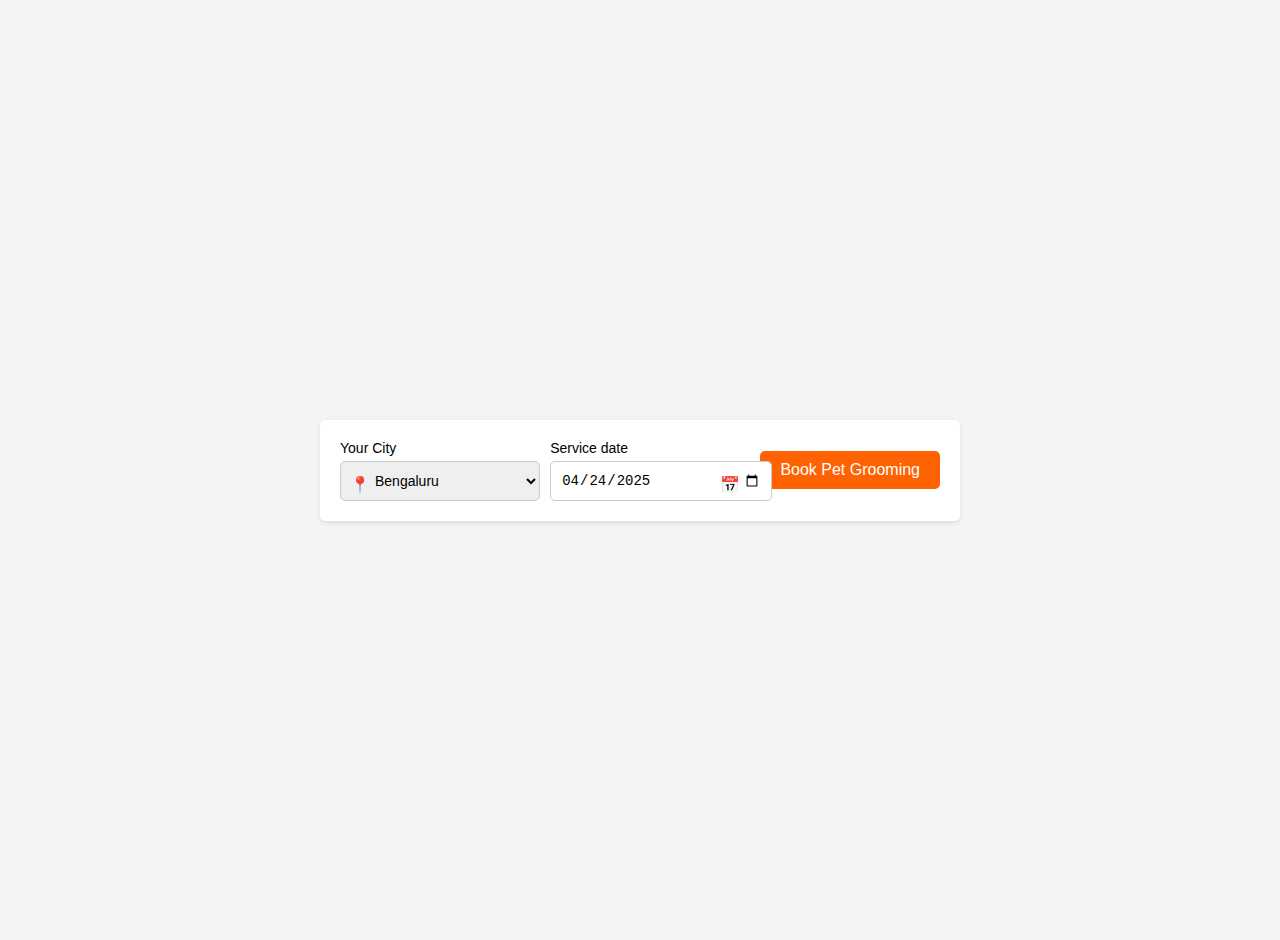
<file: src/index.html>
<!DOCTYPE html>
<html lang="en">
<head>
    <meta charset="UTF-8">
    <meta name="viewport" content="width=device-width, initial-scale=1.0">
    <title>Pet Grooming Service - ThePetNest</title>
    <style>
        body {
            font-family: Arial, sans-serif;
            margin: 0;
            padding: 20px;
            background-color: #f4f4f4;
            display: flex;
            justify-content: center;
            align-items: center;
            height: 100vh;
        }
        .form-container {
            background-color: white;
            padding: 20px;
            border-radius: 5px;
            box-shadow: 0 2px 5px rgba(0, 0, 0, 0.1);
            width: 100%;
            max-width: 600px;
            display: flex;
            align-items: center;
            gap: 10px;
        }
        .form-group {
            flex: 1;
        }
        .form-group label {
            display: block;
            font-size: 14px;
            margin-bottom: 5px;
        }
        .form-group select,
        .form-group input {
            width: 100%;
            padding: 10px;
            border: 1px solid #ccc;
            border-radius: 5px;
            font-size: 14px;
        }
        .form-group.location {
            position: relative;
        }
        .form-group.location::before {
            content: "📍";
            position: absolute;
            left: 10px;
            top: 35px;
            font-size: 16px;
        }
        .form-group.location select {
            padding-left: 30px;
        }
        .form-group.date {
            position: relative;
        }
        .form-group.date::after {
            content: "📅";
            position: absolute;
            right: 10px;
            top: 35px;
            font-size: 16px;
            pointer-events: none;
        }
        .btn {
            background-color: #ff6200;
            color: white;
            padding: 10px 20px;
            border: none;
            border-radius: 5px;
            font-size: 16px;
            cursor: pointer;
            text-decoration: none;
        }
        .btn:hover {
            background-color: #e55a00;
        }
    </style>
</head>
<body>
    <div class="form-container">
        <div class="form-group location">
            <label>Your City</label>
            <select id="city" name="city">
                <option value="Bengaluru">Bengaluru</option>
                <option value="Mumbai">Mumbai</option>
                <option value="Delhi">Delhi</option>
                <option value="Chennai">Chennai</option>
            </select>
        </div>
        <div class="form-group date">
            <label>Service date</label>
            <input type="date" id="service-date" name="service-date" value="2025-04-24">
        </div>
        <button class="btn" onclick="goToNextPage()">Book Pet Grooming</button>
    </div>

    <script>
        function goToNextPage() {
            const city = document.getElementById('city').value;
            window.location.href = `book-a-professional-groomer.html?city=${encodeURIComponent(city)}`;
        }
    </script>
</body>
</html>
</file>
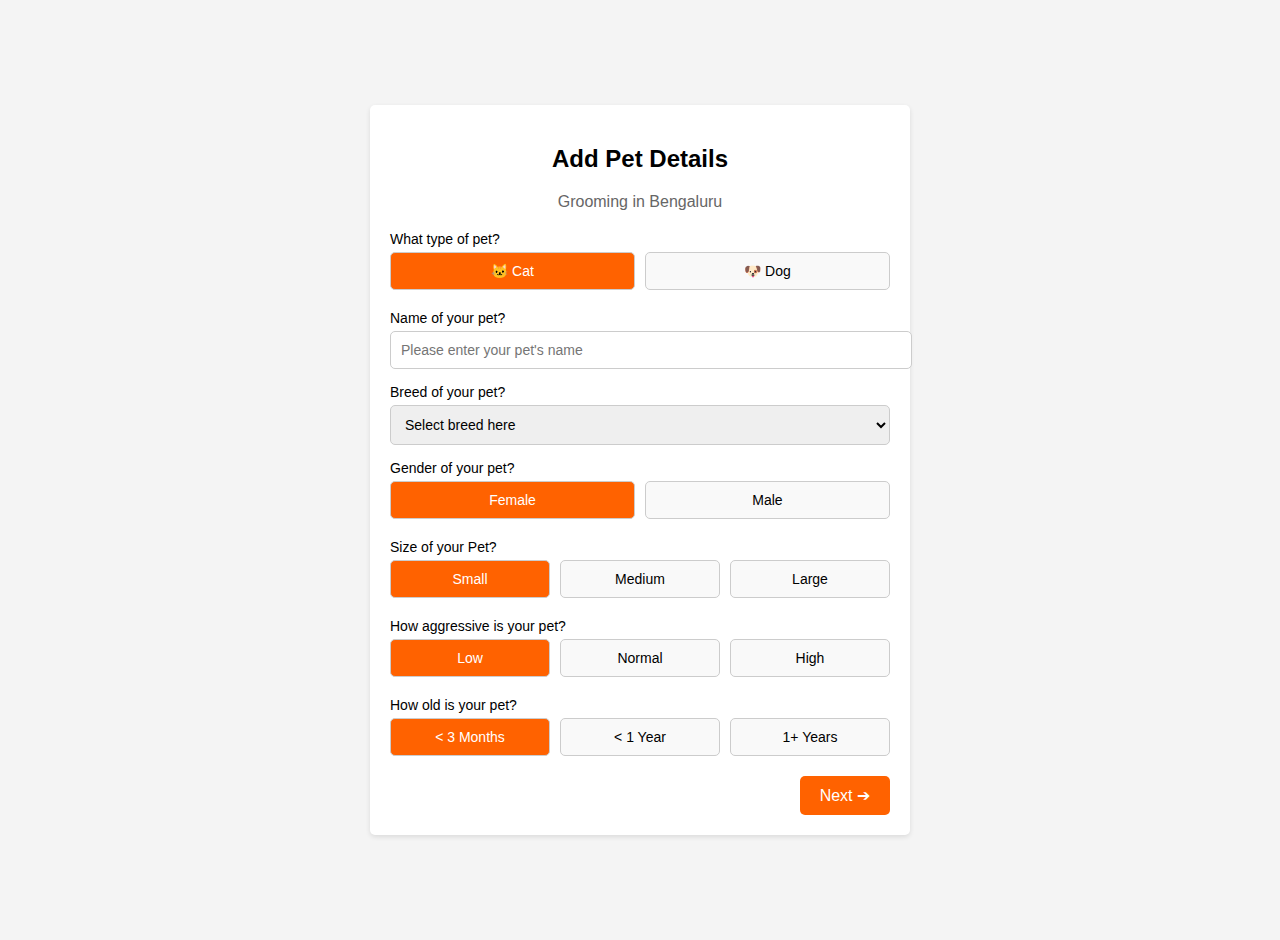
<file: src/add-pet-details.html>
<!DOCTYPE html>
<html lang="en">
<head>
    <meta charset="UTF-8">
    <meta name="viewport" content="width=device-width, initial-scale=1.0">
    <title>Add Pet Details - ThePetNest</title>
    <style>
        body {
            font-family: Arial, sans-serif;
            margin: 0;
            padding: 20px;
            background-color: #f4f4f4;
            display: flex;
            justify-content: center;
            align-items: center;
            min-height: 100vh;
        }
        .form-container {
            background-color: white;
            padding: 20px;
            border-radius: 5px;
            box-shadow: 0 2px 5px rgba(0, 0, 0, 0.1);
            width: 100%;
            max-width: 500px;
        }
        .form-container h2 {
            text-align: center;
            font-size: 24px;
            margin-bottom: 20px;
        }
        .city-display {
            text-align: center;
            font-size: 16px;
            color: #666;
            margin-bottom: 20px;
        }
        .form-group {
            margin-bottom: 15px;
        }
        .form-group label {
            display: block;
            font-size: 14px;
            margin-bottom: 5px;
        }
        .form-group input,
        .form-group select {
            width: 100%;
            padding: 10px;
            border: 1px solid #ccc;
            border-radius: 5px;
            font-size: 14px;
        }
        .form-group .options {
            display: flex;
            gap: 10px;
            flex-wrap: wrap;
        }
        .form-group .options label {
            flex: 1;
            padding: 10px;
            border: 1px solid #ccc;
            border-radius: 5px;
            background-color: #f9f9f9;
            cursor: pointer;
            font-size: 14px;
            text-align: center;
        }
        .form-group .options input[type="radio"] {
            display: none;
        }
        .form-group .options input[type="radio"]:checked + label {
            background-color: #ff6200;
            color: white;
        }
        .next-btn {
            background-color: #ff6200;
            color: white;
            padding: 10px 20px;
            border: none;
            border-radius: 5px;
            cursor: pointer;
            font-size: 16px;
            float: right;
        }
        .next-btn:hover {
            background-color: #e55a00;
        }
    </style>
</head>
<body>
    <div class="form-container">
        <h2>Add Pet Details</h2>
        <div class="city-display" id="city-display">Grooming in Bengaluru</div>
        <form id="pet-form">
            <div class="form-group">
                <label>What type of pet?</label>
                <div class="options">
                    <input type="radio" id="cat" name="pet-type" value="cat" checked>
                    <label for="cat">🐱 Cat</label>
                    <input type="radio" id="dog" name="pet-type" value="dog">
                    <label for="dog">🐶 Dog</label>
                </div>
            </div>
            <div class="form-group">
                <label>Name of your pet?</label>
                <input type="text" id="pet-name" name="pet-name" placeholder="Please enter your pet's name" required>
            </div>
            <div class="form-group">
                <label>Breed of your pet?</label>
                <select id="pet-breed" name="pet-breed" required>
                    <option value="">Select breed here</option>
                </select>
            </div>
            <div class="form-group">
                <label>Gender of your pet?</label>
                <div class="options">
                    <input type="radio" id="female" name="pet-gender" value="female" checked>
                    <label for="female">Female</label>
                    <input type="radio" id="male" name="pet-gender" value="male">
                    <label for="male">Male</label>
                </div>
            </div>
            <div class="form-group">
                <label>Size of your Pet?</label>
                <div class="options">
                    <input type="radio" id="small" name="pet-size" value="small" checked>
                    <label for="small">Small</label>
                    <input type="radio" id="medium" name="pet-size" value="medium">
                    <label for="medium">Medium</label>
                    <input type="radio" id="large" name="pet-size" value="large">
                    <label for="large">Large</label>
                </div>
            </div>
            <div class="form-group">
                <label>How aggressive is your pet?</label>
                <div class="options">
                    <input type="radio" id="low" name="pet-aggression" value="low" checked>
                    <label for="low">Low</label>
                    <input type="radio" id="normal" name="pet-aggression" value="normal">
                    <label for="normal">Normal</label>
                    <input type="radio" id="high" name="pet-aggression" value="high">
                    <label for="high">High</label>
                </div>
            </div>
            <div class="form-group">
                <label>How old is your pet?</label>
                <div class="options">
                    <input type="radio" id="less-than-3-months" name="pet-age" value="< 3 Months" checked>
                    <label for="less-than-3-months">< 3 Months</label>
                    <input type="radio" id="less-than-1-year" name="pet-age" value="< 1 Year">
                    <label for="less-than-1-year">< 1 Year</label>
                    <input type="radio" id="1-plus-years" name="pet-age" value="1+ Years">
                    <label for="1-plus-years">1+ Years</label>
                </div>
            </div>
            <button type="submit" class="next-btn">Next ➔</button>
        </form>
    </div>

    <script>
        // Breed options for cats and dogs
        const catBreeds = [
            "Abyssinian", "Aegean", "American Curl", "American Bobtail",
            "American Shorthair", "American Wirehair", "Persian"
        ];
        const dogBreeds = [
            "Affenpinscher", "Afghan Hound", "Aidi", "Airedale Terrier",
            "Akbash", "Akita", "American Bulldog"
        ];

        // Function to update breed options based on selected pet type
        function updateBreedOptions() {
            const petType = document.querySelector('input[name="pet-type"]:checked').value;
            const breedSelect = document.getElementById('pet-breed');
            breedSelect.innerHTML = '<option value="">Select breed here</option>';

            const breeds = petType === 'cat' ? catBreeds : dogBreeds;
            breeds.forEach(breed => {
                const option = document.createElement('option');
                option.value = breed;
                option.textContent = breed;
                breedSelect.appendChild(option);
            });
        }

        // Update breed options when pet type changes
        document.querySelectorAll('input[name="pet-type"]').forEach(radio => {
            radio.addEventListener('change', updateBreedOptions);
        });

        // Initial update of breed options
        updateBreedOptions();

        // Extract the city from the URL parameters
        const urlParams = new URLSearchParams(window.location.search);
        const city = urlParams.get('city') || 'Bengaluru'; // Default to Bengaluru if no city is provided
        document.getElementById('city-display').textContent = `Grooming in ${city}`;

        // Handle form submission
        document.getElementById('pet-form').addEventListener('submit', function(event) {
            event.preventDefault();

            // Get form data
            const petType = document.querySelector('input[name="pet-type"]:checked').value;
            const petName = document.getElementById('pet-name').value;
            const petBreed = document.getElementById('pet-breed').value;
            const petGender = document.querySelector('input[name="pet-gender"]:checked').value;
            const petSize = document.querySelector('input[name="pet-size"]:checked').value;
            const petAggression = document.querySelector('input[name="pet-aggression"]:checked').value;
            const petAge = document.querySelector('input[name="pet-age"]:checked').value;

            // Validate form data (basic validation)
            if (!petName || !petBreed) {
                alert('Please fill in all required fields.');
                return;
            }

            // Redirect to the personal details page with form data
            const params = new URLSearchParams({
                city: city,
                petType: petType,
                petName: petName,
                petBreed: petBreed,
                petGender: petGender,
                petSize: petSize,
                petAggression: petAggression,
                petAge: petAge
            }).toString();
            window.location.href = `personal-details.html?${params}`;
        });
    </script>
</body>
</html>
</file>
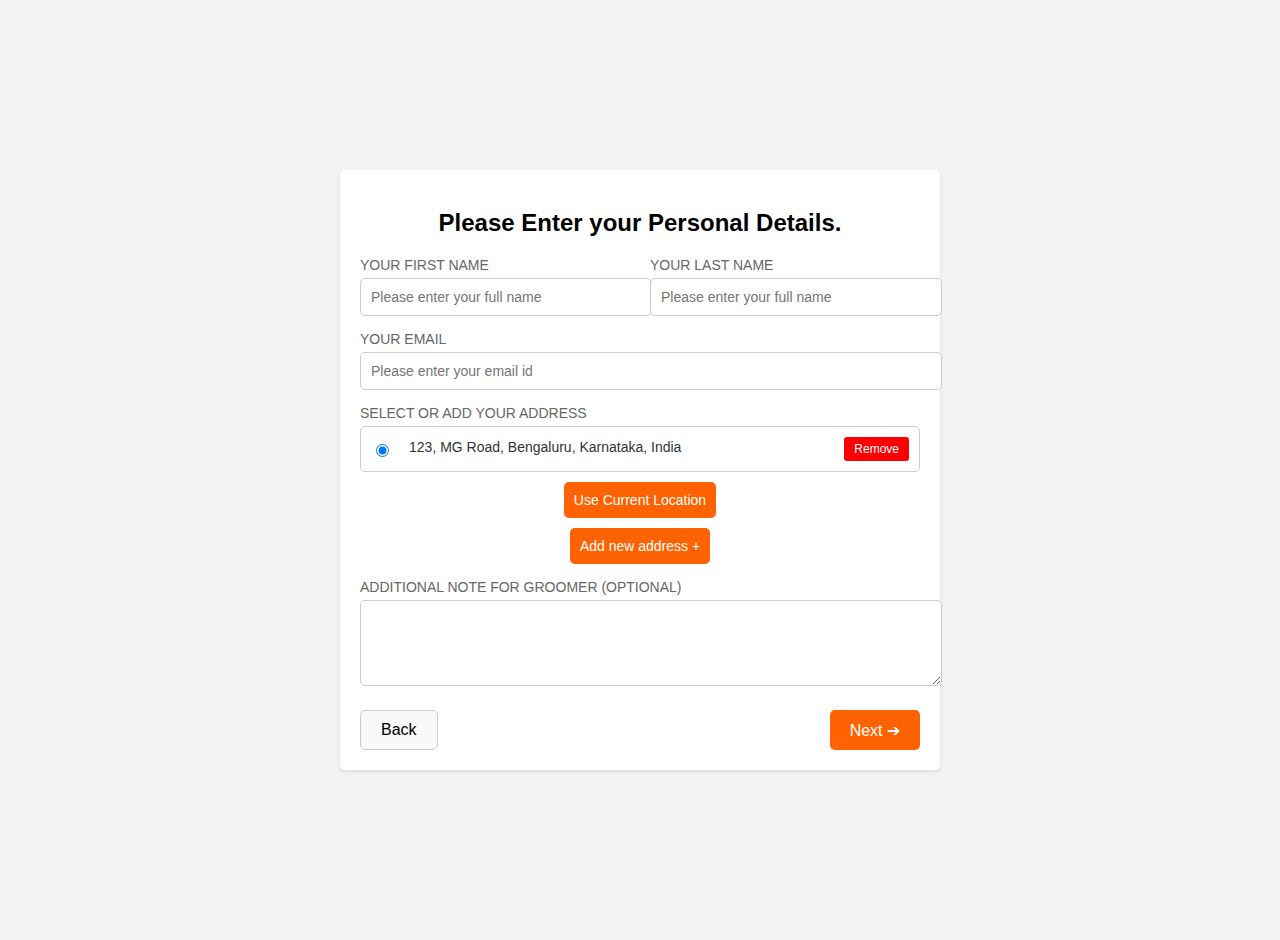
<file: src/personal-details.html>
<!DOCTYPE html>
<html lang="en">
<head>
    <meta charset="UTF-8">
    <meta name="viewport" content="width=device-width, initial-scale=1.0">
    <title>Personal Details - ThePetNest</title>
    <style>
        body {
            font-family: Arial, sans-serif;
            margin: 0;
            padding: 20px;
            background-color: #f4f4f4;
            display: flex;
            justify-content: center;
            align-items: center;
            min-height: 100vh;
        }
        .container {
            width: 100%;
            max-width: 600px;
        }
        .form-container {
            background-color: white;
            padding: 20px;
            border-radius: 5px;
            box-shadow: 0 2px 5px rgba(0, 0, 0, 0.1);
        }
        .form-container h2 {
            text-align: center;
            font-size: 24px;
            margin-bottom: 20px;
        }
        .form-group {
            margin-bottom: 15px;
        }
        .form-group label {
            display: block;
            font-size: 14px;
            margin-bottom: 5px;
            text-transform: uppercase;
            color: #666;
        }
        .form-group input,
        .form-group textarea,
        .form-group select {
            width: 100%;
            padding: 10px;
            border: 1px solid #ccc;
            border-radius: 5px;
            font-size: 14px;
        }
        .form-row {
            display: flex;
            gap: 20px;
        }
        .form-row .form-group {
            flex: 1;
        }
        .address-section {
            margin-bottom: 15px;
        }
        .address-section label {
            display: block;
            font-size: 14px;
            margin-bottom: 5px;
            text-transform: uppercase;
            color: #666;
        }
        .address-options {
            margin-bottom: 10px;
        }
        .address-option {
            display: flex;
            align-items: center;
            justify-content: space-between;
            gap: 10px;
            padding: 10px;
            border: 1px solid #ccc;
            border-radius: 5px;
            margin-bottom: 10px;
        }
        .address-option input[type="radio"] {
            margin-right: 10px;
        }
        .address-option label {
            font-size: 14px;
            color: #333;
            text-transform: none;
            flex: 1;
            white-space: nowrap;
            overflow: hidden;
            text-overflow: ellipsis;
        }
        .remove-address-btn {
            background-color: #ff0000;
            color: white;
            border: none;
            border-radius: 3px;
            padding: 5px 10px;
            cursor: pointer;
            font-size: 12px;
        }
        .remove-address-btn:hover {
            background-color: #cc0000;
        }
        .current-location-btn,
        .add-address-btn {
            background-color: #ff6200;
            color: white;
            padding: 10px;
            border: none;
            border-radius: 5px;
            cursor: pointer;
            font-size: 14px;
            display: block;
            margin: 0 auto 10px;
        }
        .current-location-btn:hover,
        .add-address-btn:hover {
            background-color: #e55a00;
        }
        .address-form {
            display: none;
            margin-top: 10px;
            padding: 10px;
            border: 1px solid #ccc;
            border-radius: 5px;
            background-color: #f9f9f9;
        }
        .address-form input {
            margin-bottom: 10px;
        }
        .address-form button {
            background-color: #ff6200;
            color: white;
            padding: 5px 10px;
            border: none;
            border-radius: 5px;
            cursor: pointer;
        }
        .address-form button:hover {
            background-color: #e55a00;
        }
        .buttons {
            display: flex;
            justify-content: space-between;
            margin-top: 20px;
        }
        .back-btn,
        .next-btn {
            padding: 10px 20px;
            border: none;
            border-radius: 5px;
            cursor: pointer;
            font-size: 16px;
        }
        .back-btn {
            background-color: #f9f9f9;
            border: 1px solid #ccc;
        }
        .back-btn:hover {
            background-color: #e0e0e0;
        }
        .next-btn {
            background-color: #ff6200;
            color: white;
        }
        .next-btn:hover {
            background-color: #e55a00;
        }
    </style>
</head>
<body>
    <div class="container">
        <div class="form-container">
            <h2>Please Enter your Personal Details.</h2>
            <form id="personal-form">
                <div class="form-row">
                    <div class="form-group">
                        <label>Your First Name</label>
                        <input type="text" id="first-name" name="first-name" placeholder="Please enter your full name" required>
                    </div>
                    <div class="form-group">
                        <label>Your Last Name</label>
                        <input type="text" id="last-name" name="last-name" placeholder="Please enter your full name" required>
                    </div>
                </div>
                <div class="form-group">
                    <label>Your Email</label>
                    <input type="email" id="email" name="email" placeholder="Please enter your email id" required>
                </div>
                <div class="address-section">
                    <label>Select or Add Your Address</label>
                    <div class="address-options" id="address-options">
                        <div class="address-option">
                            <input type="radio" id="address1" name="address" value="" checked>
                            <label for="address1" id="address-label">Loading address...</label>
                            <button type="button" class="remove-address-btn" onclick="removeAddress(this)">Remove</button>
                        </div>
                    </div>
                    <button type="button" class="current-location-btn" onclick="getCurrentLocation()">Use Current Location</button>
                    <button type="button" class="add-address-btn" onclick="toggleAddressForm()">Add new address +</button>
                    <div class="address-form" id="address-form">
                        <input type="text" id="new-address" placeholder="Enter your address (e.g., 123, Main St, City, State, Country)" required>
                        <button type="button" onclick="addNewAddress()">Save Address</button>
                    </div>
                </div>
                <div class="form-group">
                    <label>Additional Note for Groomer (optional)</label>
                    <textarea id="note" name="note" rows="4"></textarea>
                </div>
                <div class="buttons">
                    <button type="button" class="back-btn" onclick="goBack()">Back</button>
                    <button type="submit" class="next-btn">Next ➔</button>
                </div>
            </form>
        </div>
    </div>

    <script>
        // Extract data from URL parameters
        const urlParams = new URLSearchParams(window.location.search);
        const city = urlParams.get('city') || 'Bengaluru';
        const petType = urlParams.get('petType');
        const petName = urlParams.get('petName');
        const petBreed = urlParams.get('petBreed');
        const petGender = urlParams.get('petGender');
        const petSize = urlParams.get('petSize');
        const petAggression = urlParams.get('petAggression');
        const petAge = urlParams.get('petAge');

        // Address mapping based on city
        const addressMap = {
            'Bengaluru': '123, MG Road, Bengaluru, Karnataka, India',
            'Mumbai': '456, Marine Drive, Mumbai, Maharashtra, India',
            'Delhi': '789, Connaught Place, New Delhi, Delhi, India',
            'Chennai': '321, Anna Salai, Chennai, Tamil Nadu, India'
        };

        // Update default address based on city
        const addressLabel = document.getElementById('address-label');
        const addressInput = document.getElementById('address1');
        const selectedAddress = addressMap[city] || 'Address not available for this city';
        addressLabel.textContent = selectedAddress;
        addressInput.value = selectedAddress;

        // Counter for new address IDs
        let addressCounter = 1;

        // Function to get current location
        function getCurrentLocation() {
            if (navigator.geolocation) {
                navigator.geolocation.getCurrentPosition(
                    async (position) => {
                        const { latitude, longitude } = position.coords;
                        try {
                            // Use Nominatim API for reverse geocoding
                            const response = await fetch(`https://nominatim.openstreetmap.org/reverse?lat=${latitude}&lon=${longitude}&format=json`);
                            const data = await response.json();
                            const currentAddress = data.display_name || 'Unable to fetch address';
                            addAddressOption(currentAddress);
                        } catch (error) {
                            console.error('Error fetching address:', error);
                            alert('Unable to fetch address. Please try again or enter manually.');
                        }
                    },
                    (error) => {
                        console.error('Geolocation error:', error);
                        alert('Unable to access your location. Please allow location access or enter your address manually.');
                    }
                );
            } else {
                alert('Geolocation is not supported by your browser. Please enter your address manually.');
            }
        }

        // Function to toggle the manual address form
        function toggleAddressForm() {
            const addressForm = document.getElementById('address-form');
            addressForm.style.display = addressForm.style.display === 'block' ? 'none' : 'block';
        }

        // Function to add a new address option
        function addAddressOption(address) {
            addressCounter++;
            const addressOptions = document.getElementById('address-options');
            const newOption = document.createElement('div');
            newOption.className = 'address-option';
            newOption.innerHTML = `
                <input type="radio" id="address${addressCounter}" name="address" value="${address}">
                <label for="address${addressCounter}">${address}</label>
                <button type="button" class="remove-address-btn" onclick="removeAddress(this)">Remove</button>
            `;
            addressOptions.appendChild(newOption);
            // Select the new address
            document.getElementById(`address${addressCounter}`).checked = true;
        }

        // Function to add a manually entered address
        function addNewAddress() {
            const newAddressInput = document.getElementById('new-address');
            const newAddress = newAddressInput.value.trim();
            if (newAddress) {
                addAddressOption(newAddress);
                newAddressInput.value = ''; // Clear the input
                toggleAddressForm(); // Hide the form
            } else {
                alert('Please enter a valid address.');
            }
        }

        // Function to remove an address option
        function removeAddress(button) {
            const addressOption = button.parentElement;
            const addressOptions = document.getElementById('address-options');
            const remainingOptions = addressOptions.querySelectorAll('.address-option').length;
            
            // Remove the address option
            addressOption.remove();

            // If no addresses remain, prompt the user to add a new one
            if (remainingOptions === 1) { // 1 because we just removed one
                alert('No addresses remaining. Please add an address to continue.');
                toggleAddressForm();
            } else {
                // If the removed address was selected, select the first remaining address
                if (button.previousElementSibling.previousElementSibling.checked) {
                    const firstOption = addressOptions.querySelector('.address-option input[type="radio"]');
                    if (firstOption) {
                        firstOption.checked = true;
                    }
                }
            }
        }

        // Handle form submission
        document.getElementById('personal-form').addEventListener('submit', function(event) {
            event.preventDefault();

            // Get form data
            const firstName = document.getElementById('first-name').value;
            const lastName = document.getElementById('last-name').value;
            const email = document.getElementById('email').value;
            const addressOptions = document.getElementById('address-options');
            const address = addressOptions.querySelector('input[name="address"]:checked')?.value;
            const note = document.getElementById('note').value;

            // Validate form data (basic validation)
            if (!firstName || !lastName || !email) {
                alert('Please fill in all required fields.');
                return;
            }

            // Ensure at least one address is present
            if (!address) {
                alert('Please add at least one address to continue.');
                toggleAddressForm();
                return;
            }

            // Redirect to the booking confirmation page with all data
            const params = new URLSearchParams({
                city: city,
                petType: petType,
                petName: petName,
                petBreed: petBreed,
                petGender: petGender,
                petSize: petSize,
                petAggression: petAggression,
                petAge: petAge,
                firstName: firstName,
                lastName: lastName,
                email: email,
                address: address,
                note: note || ''
            }).toString();
            window.location.href = `booking-confirmation.html?${params}`;
        });

        // Handle back button
        function goBack() {
            // Pass back the data to the previous page
            const params = new URLSearchParams({
                city: city,
                petType: petType,
                petName: petName,
                petBreed: petBreed,
                petGender: petGender,
                petSize: petSize,
                petAggression: petAggression,
                petAge: petAge
            }).toString();
            window.location.href = `add-pet-details.html?${params}`;
        }
    </script>
</body>
</html>
</file>
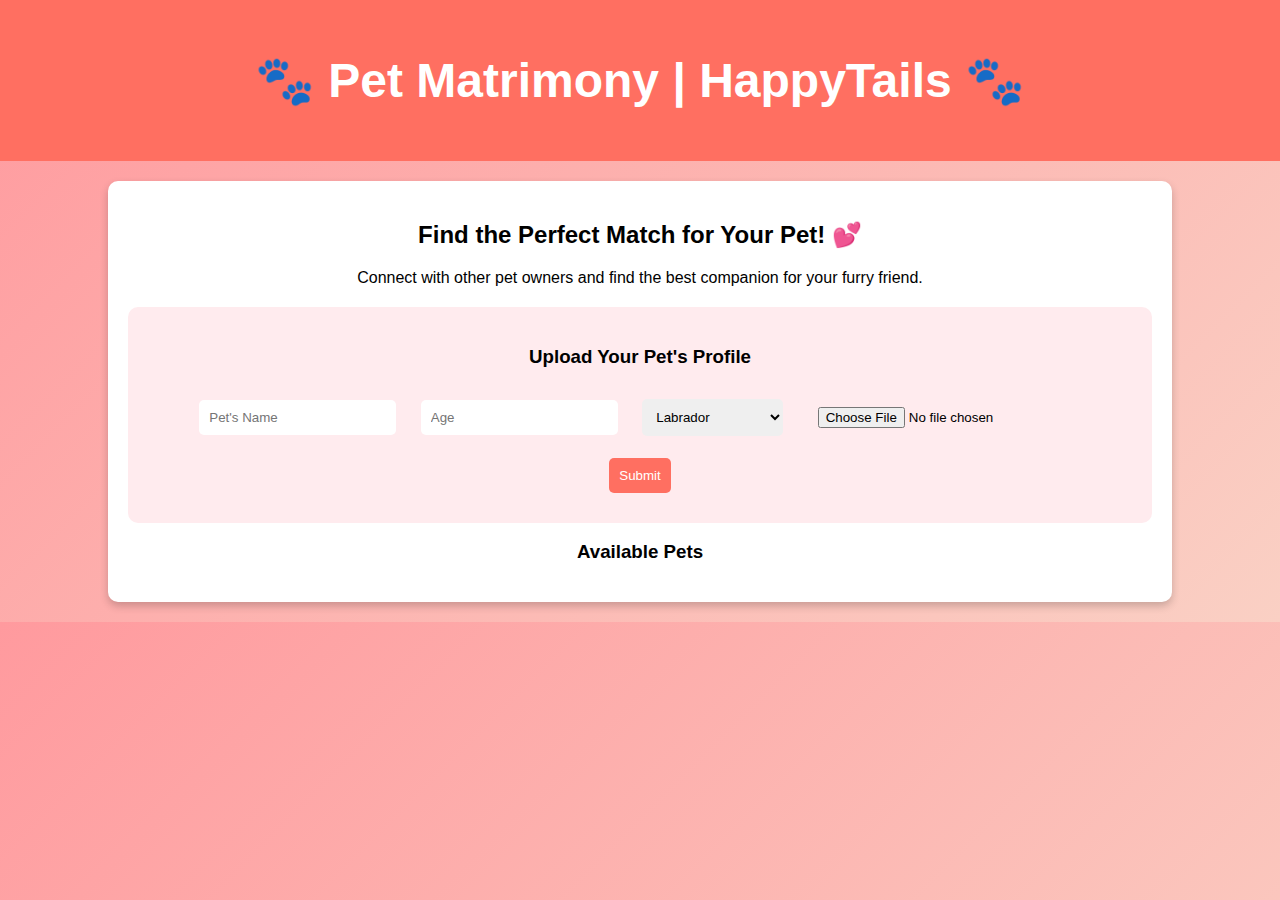
<file: src/pet-matrimony.html>
<!DOCTYPE html>
<html lang="en">
<head>
    <meta charset="UTF-8">
    <meta name="viewport" content="width=device-width, initial-scale=1.0">
    <title>Pet Matrimony | HappyTails</title>
    <link rel="stylesheet" href="https://cdnjs.cloudflare.com/ajax/libs/font-awesome/6.0.0/css/all.min.css">
    <style>
        body {
            font-family: Arial, sans-serif;
            background: linear-gradient(135deg, #ff9a9e, #fad0c4);
            margin: 0;
            padding: 0;
            text-align: center;
        }
        header {
            background: #ff6f61;
            padding: 20px;
            color: white;
            font-size: 24px;
        }
        .container {
            width: 80%;
            margin: 20px auto;
            background: white;
            padding: 20px;
            border-radius: 10px;
            box-shadow: 0 4px 8px rgba(0, 0, 0, 0.2);
        }
        .profile-card {
            display: inline-block;
            background: #fff3e0;
            margin: 15px;
            padding: 15px;
            border-radius: 10px;
            width: 250px;
            box-shadow: 0 2px 4px rgba(0, 0, 0, 0.1);
            text-align: center;
        }
        .profile-card img {
            width: 100px;
            height: 100px;
            border-radius: 50%;
            border: 3px solid #ff6f61;
        }
        .profile-card h3 {
            margin: 10px 0;
            color: #ff6f61;
        }
        .profile-card p {
            font-size: 14px;
            color: #555;
        }
        .upload-section {
            margin-top: 20px;
            padding: 20px;
            background: #ffebee;
            border-radius: 10px;
        }
        input, select, button {
            padding: 10px;
            margin: 10px;
            border: none;
            border-radius: 5px;
        }
        button {
            background: #ff6f61;
            color: white;
            cursor: pointer;
        }
        button:hover {
            background: #d84315;
        }
    </style>
</head>
<body>
    <header>
        <h1>🐾 Pet Matrimony | HappyTails 🐾</h1>
    </header>
    <div class="container">
        <h2>Find the Perfect Match for Your Pet! 💕</h2>
        <p>Connect with other pet owners and find the best companion for your furry friend.</p>
        
        <div class="upload-section">
            <h3>Upload Your Pet's Profile</h3>
            <input type="text" id="petName" placeholder="Pet's Name" required>
            <input type="number" id="petAge" placeholder="Age" required>
            <select id="petBreed">
                <option value="Labrador">Labrador</option>
                <option value="Golden Retriever">Golden Retriever</option>
                <option value="Persian Cat">Persian Cat</option>
                <option value="Bulldog">Bulldog</option>
                <option value="Other">Other</option>
            </select>
            <input type="file" id="petImage" accept="image/*" required>
            <button onclick="addPetProfile()">Submit</button>
        </div>
        
        <h3>Available Pets</h3>
        <div id="profiles"></div>
    </div>
    
    <script>
        function addPetProfile() {
            let name = document.getElementById("petName").value;
            let age = document.getElementById("petAge").value;
            let breed = document.getElementById("petBreed").value;
            let imageFile = document.getElementById("petImage").files[0];

            if (!name || !age || !breed || !imageFile) {
                alert("Please fill all the fields!");
                return;
            }

            let reader = new FileReader();
            reader.onload = function(e) {
                let petCard = document.createElement("div");
                petCard.classList.add("profile-card");
                petCard.innerHTML = `
                    <img src="${e.target.result}" alt="Pet Image">
                    <h3>${name}</h3>
                    <p>Breed: ${breed}</p>
                    <p>Age: ${age} years</p>
                    <button onclick="alert('Match request sent for ${name}!')">Send Match Request</button>
                `;
                document.getElementById("profiles").appendChild(petCard);
            };
            reader.readAsDataURL(imageFile);
        }
    </script>
</body>
</html>
<!-- Compare this snippet from Happytails/src/pet-matrimony.html: -->
<!--         }
 -->
</file>
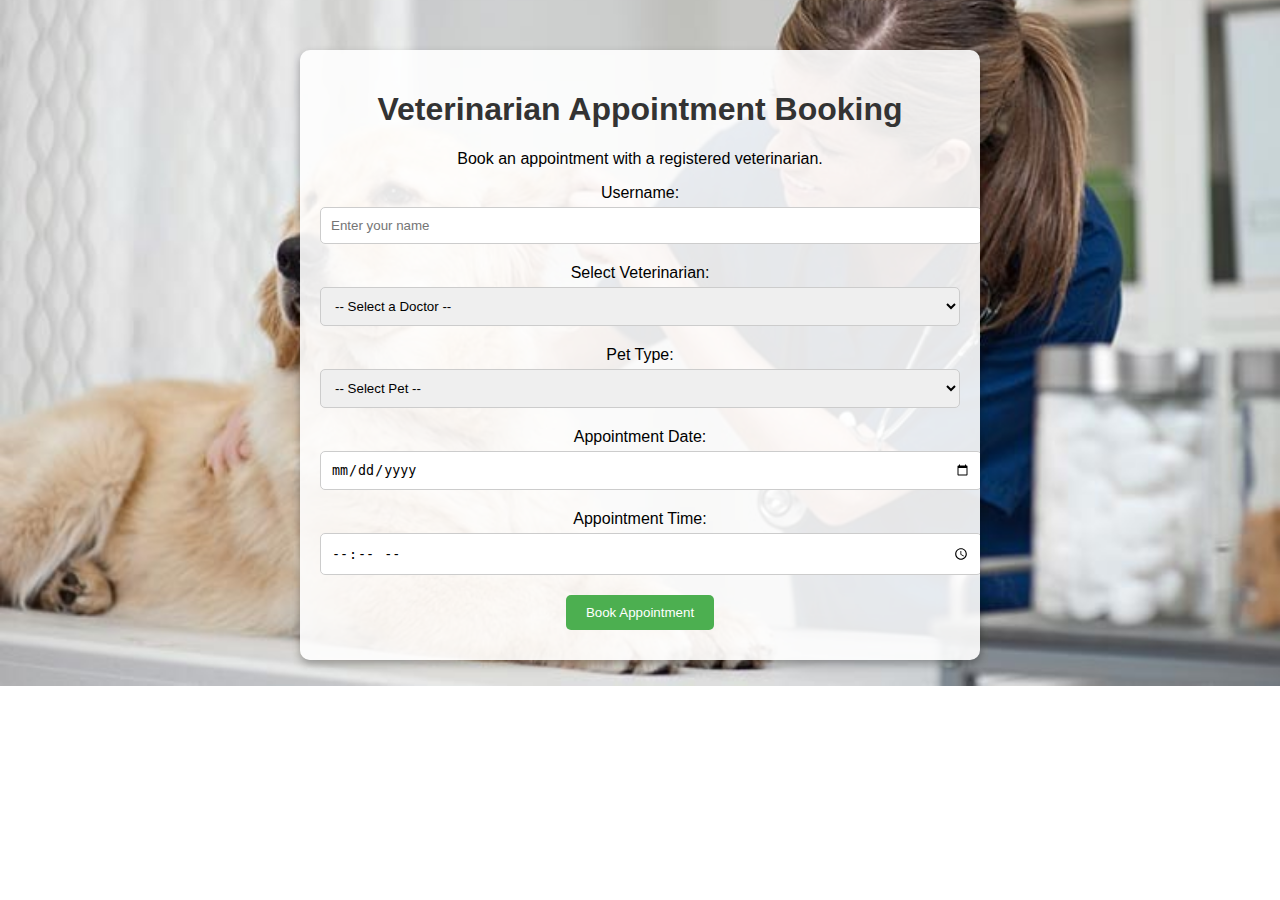
<file: src/Vet-apt.html>
<!DOCTYPE html>
<html lang="en">
<head>
    <meta charset="UTF-8">
    <meta name="viewport" content="width=device-width, initial-scale=1.0">
    <title>Veterinarian Appointment Booking</title>
    <link rel="stylesheet" href="styles.css">
    <script>
        function toggleDarkMode() {
            document.body.classList.toggle("dark-mode");
        }
        
        function setMinDateTime() {
            let today = new Date();
            let todayDate = today.toISOString().split('T')[0];
            document.getElementById('appointment-date').setAttribute('min', todayDate);
            
            updateMinTime();
        }

        function updateMinTime() {
            let today = new Date();
            let selectedDate = document.getElementById('appointment-date').value;
            let timeInput = document.getElementById('appointment-time');
            
            if (selectedDate === today.toISOString().split('T')[0]) {
                let hours = today.getHours().toString().padStart(2, '0');
                let minutes = today.getMinutes().toString().padStart(2, '0');
                let currentTime = `${hours}:${minutes}`;
                timeInput.setAttribute('min', currentTime);
            } else {
                timeInput.removeAttribute('min');
            }
        }
    </script>
    <style>
        body {
            font-family: Arial, sans-serif;
            background: url('../image/vet.jpg') no-repeat center center/cover;
            margin: 0;
            padding: 0;
            text-align: center;
            transition: background 0.3s;
        }
        .dark-mode {
            background: #121212;
            color: white;
        }
        .container {
            width: 50%;
            margin: auto;
            background: rgba(255, 255, 255, 0.9);
            padding: 20px;
            border-radius: 10px;
            box-shadow: 0 4px 8px rgba(0, 0, 0, 0.3);
            margin-top: 50px;
        }
        .form-group {
            margin: 10px 0;
        }
        .form-group input, .form-group select {
            width: 100%;
            padding: 10px;
            border: 1px solid #ccc;
            border-radius: 5px;
        }
        .form-group button {
            background: #4CAF50;
            color: white;
            padding: 10px 20px;
            border: none;
            cursor: pointer;
            border-radius: 5px;
            transition: background 0.3s;
        }
        .form-group button:hover {
            background: #45a049;
        }
        .dark-mode-toggle {
            margin-top: 20px;
            padding: 10px;
            background: #ff9800;
            color: white;
            border: none;
            cursor: pointer;
            border-radius: 5px;
        }
    </style>
</head>
<body onload="setMinDateTime()">
    <div class="container">
        <h1>Veterinarian Appointment Booking</h1>
        <p>Book an appointment with a registered veterinarian.</p>
        <form action="thankyou.html">
            <div class="form-group">
                <label>Username:</label>
                <input type="text" placeholder="Enter your name" required>
            </div>
            <div class="form-group">
                <label>Select Veterinarian:</label>
                <select required>
                    <option value="">-- Select a Doctor --</option>
                    <option value="Dr. Smith">Dr. Smith</option>
                    <option value="Dr. Johnson">Dr. Johnson</option>
                    <option value="Dr. Brown">Dr. Brown</option>
                </select>
            </div>
            <div class="form-group">
                <label>Pet Type:</label>
                <select required>
                    <option value="">-- Select Pet --</option>
                    <option value="Dog">Dog</option>
                    <option value="Cat">Cat</option>
                </select>
            </div>
            <div class="form-group">
                <label>Appointment Date:</label>
                <input type="date" id="appointment-date" required onchange="updateMinTime()">
            </div>
            <div class="form-group">
                <label>Appointment Time:</label>
                <input type="time" id="appointment-time" required>
            </div>
            <div class="form-group">
                <button type="submit">Book Appointment</button>
            </div>
        </form>
    </div>
</body>
</html>
</file>
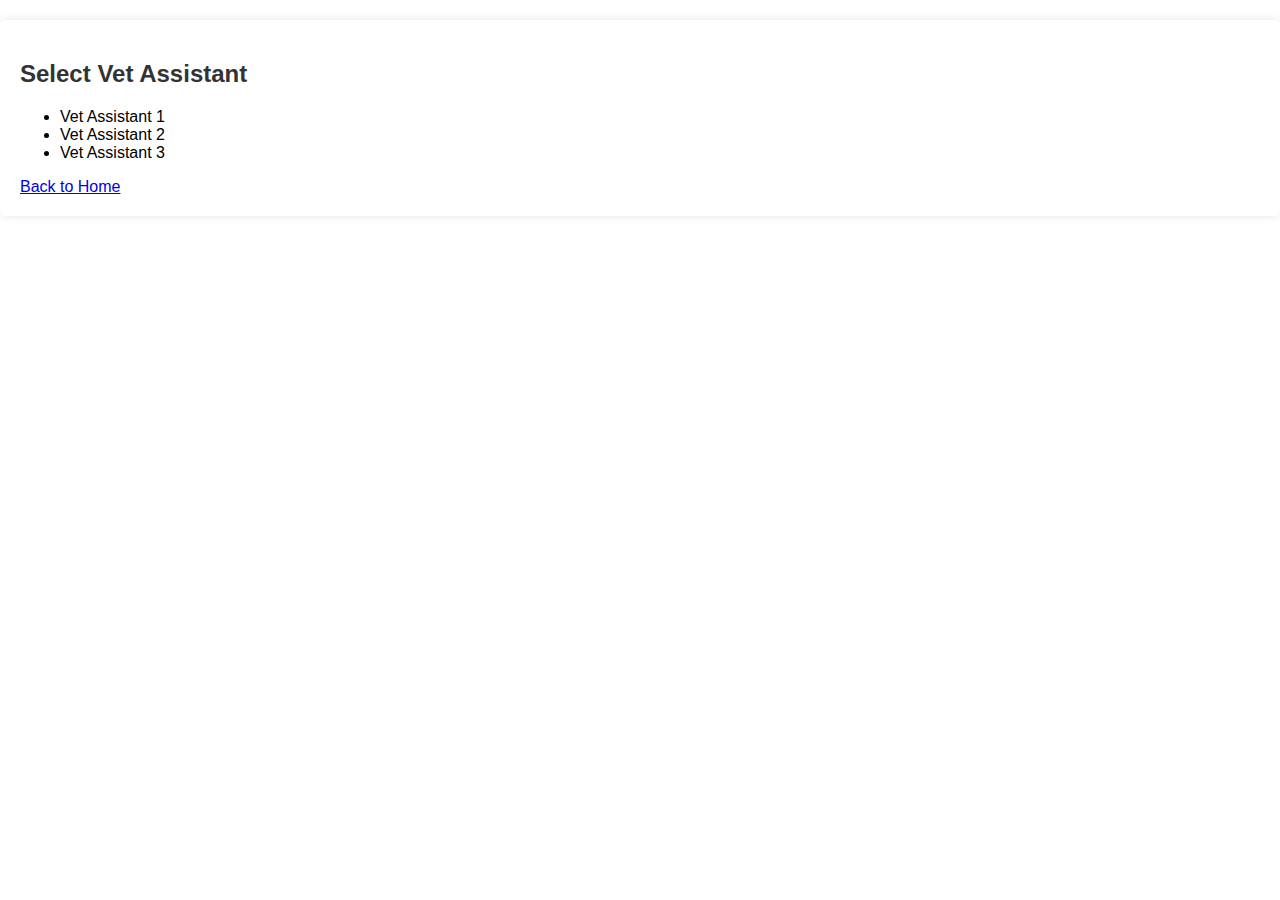
<file: src/Vet-assistant.html>
<!DOCTYPE html>
<html lang="en">
<head>
    <meta charset="UTF-8">
    <meta name="viewport" content="width=device-width, initial-scale=1.0">
    <title>Vet Assistant & Health Record</title>
    <link rel="stylesheet" href="styles.css">
</head>
<body>
    <div class="vet-assistant-container">
        <h2>Select Vet Assistant</h2>
        <ul>
            <li>Vet Assistant 1</li>
            <li>Vet Assistant 2</li>
            <li>Vet Assistant 3</li>
        </ul>
        <a href="home.html">Back to Home</a>
    </div>
</body>
</html>
</file>
<file: src/styles.css>
body {
    font-family: Arial, sans-serif;
    /* background-color: #f4f4f4; */

    margin: 0;
    padding: 0;
}

h1, h2 {
    color: #333;
}

.container {
    width: 80%;
    margin: auto;
    overflow: hidden;
}

.login-container, .home-container, .vet-assistant-container, .emergency-response-container,
.grooming-nutrition-container, .pet-boarding-container, .pet-adoption-container,
.lost-pet-recovery-container, .pet-matrimony-container {
    background: #fff;
    padding: 20px;
    margin: 20px 0;
    border-radius: 5px;
    box-shadow: 0 0 10px rgba(0, 0, 0, 0.1);
}

nav ul {
    list-style: none;
    padding: 0;
}

nav ul li {
    display: inline;
    margin-right: 15px;
}

nav ul li a {
    text-decoration: none;
    color: #007BFF;
}

nav ul li a:hover {
    text-decoration: underline;
}

label {
    display: block;
    margin: 10px 0 5px;
}

input[type="text"],
input[type="password"],
input[type="date"],
input[type="time"],
textarea,
select {
    width: 100%;
    padding: 10px;
    margin-bottom: 10px;
    border: 1px solid #ccc;
    border-radius: 4px;
}

button {
    background-color: #007BFF;
    color: white;
    padding: 10px;
    border: none;
    border-radius: 4px;
    cursor: pointer;
}

button:hover {
    background-color: #0056b3;
}

.options {
    display: flex;
    justify-content: space-between;
    align-items: center;
}
</file>
